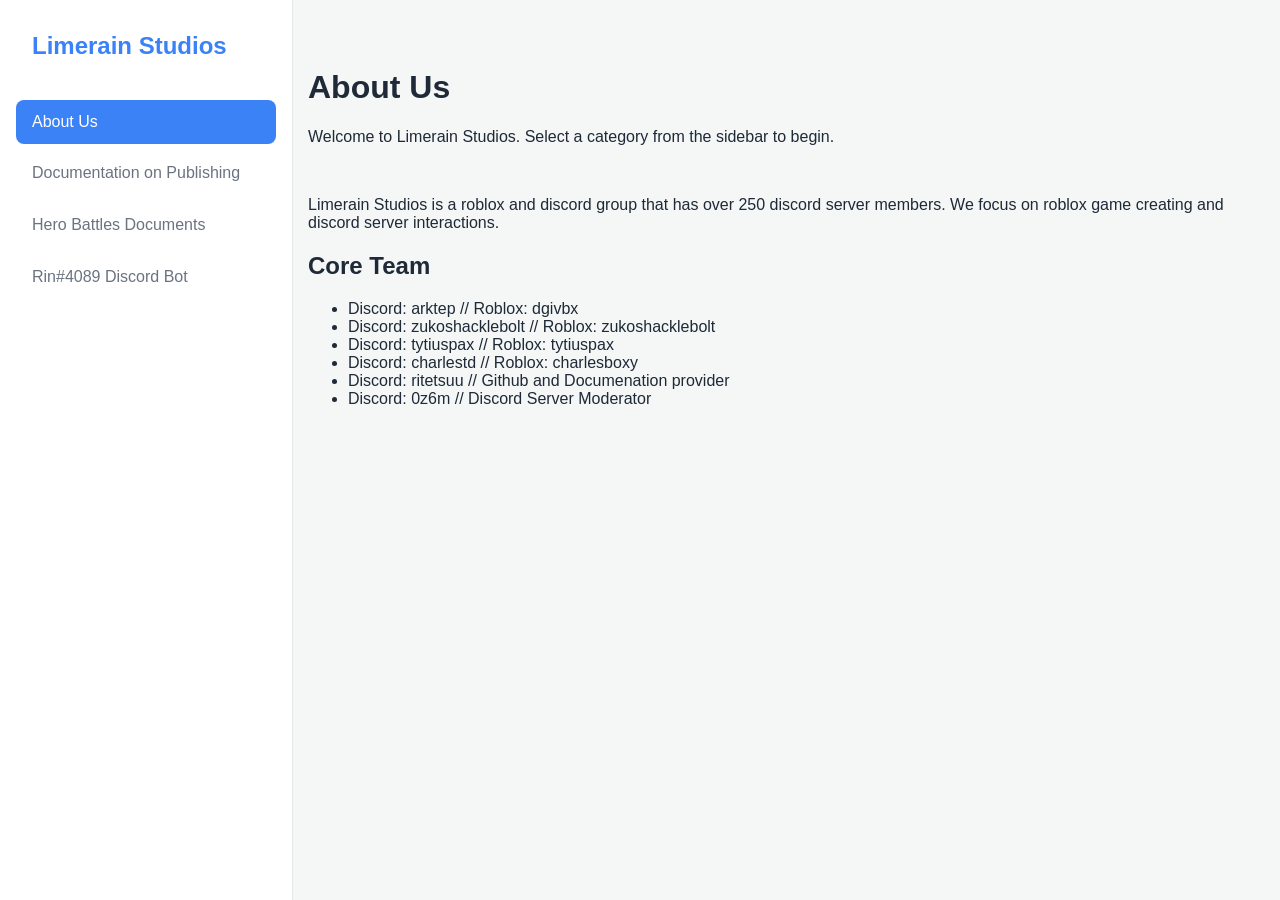
<file: index.html>
<!DOCTYPE html>
<html lang="en">
<head>
    <meta charset="UTF-8">
    <meta name="viewport" content="width=device-width, initial-scale=1.0">
    <title>Limerain Studios - Dashboard</title>
    <link rel="stylesheet" href="style.css">
</head>
<body>
    <nav class="sidebar">
        <div class="logo">Limerain Studios</div>
        <ul>
            <li><a href="index.html" class="active">About Us</a></li>
            <li><a href="docspublishing.html">Documentation on Publishing</a></li>
            <li><a href="herobattles.html">Hero Battles Documents</a></li>
            <li><a href="nagibot.html">Rin#4089 Discord Bot</a></li>
        </ul>
    </nav>

    <main class="content">
        <h1>About Us</h1>
        <p>Welcome to Limerain Studios. Select a category from the sidebar to begin.</p>
        <div style="visibility: hidden;">This is invisible but takes up space</div>
        <p>Limerain Studios is a roblox and discord group that has over 250 discord server members. We focus on roblox game creating and discord server interactions.</p>
        <h2>Core Team</h2>
        <ul>
            <li>Discord: arktep // Roblox: dgivbx</li>
            <li>Discord: zukoshacklebolt // Roblox: zukoshacklebolt</li>
            <li>Discord: tytiuspax // Roblox: tytiuspax</li>
            <li>Discord: charlestd // Roblox: charlesboxy</li>
            <li>Discord: ritetsuu // Github and Documenation provider</li>
            <li>Discord: 0z6m // Discord Server Moderator</li>
        </ul>
    </main>
</body>
</html>
</file>
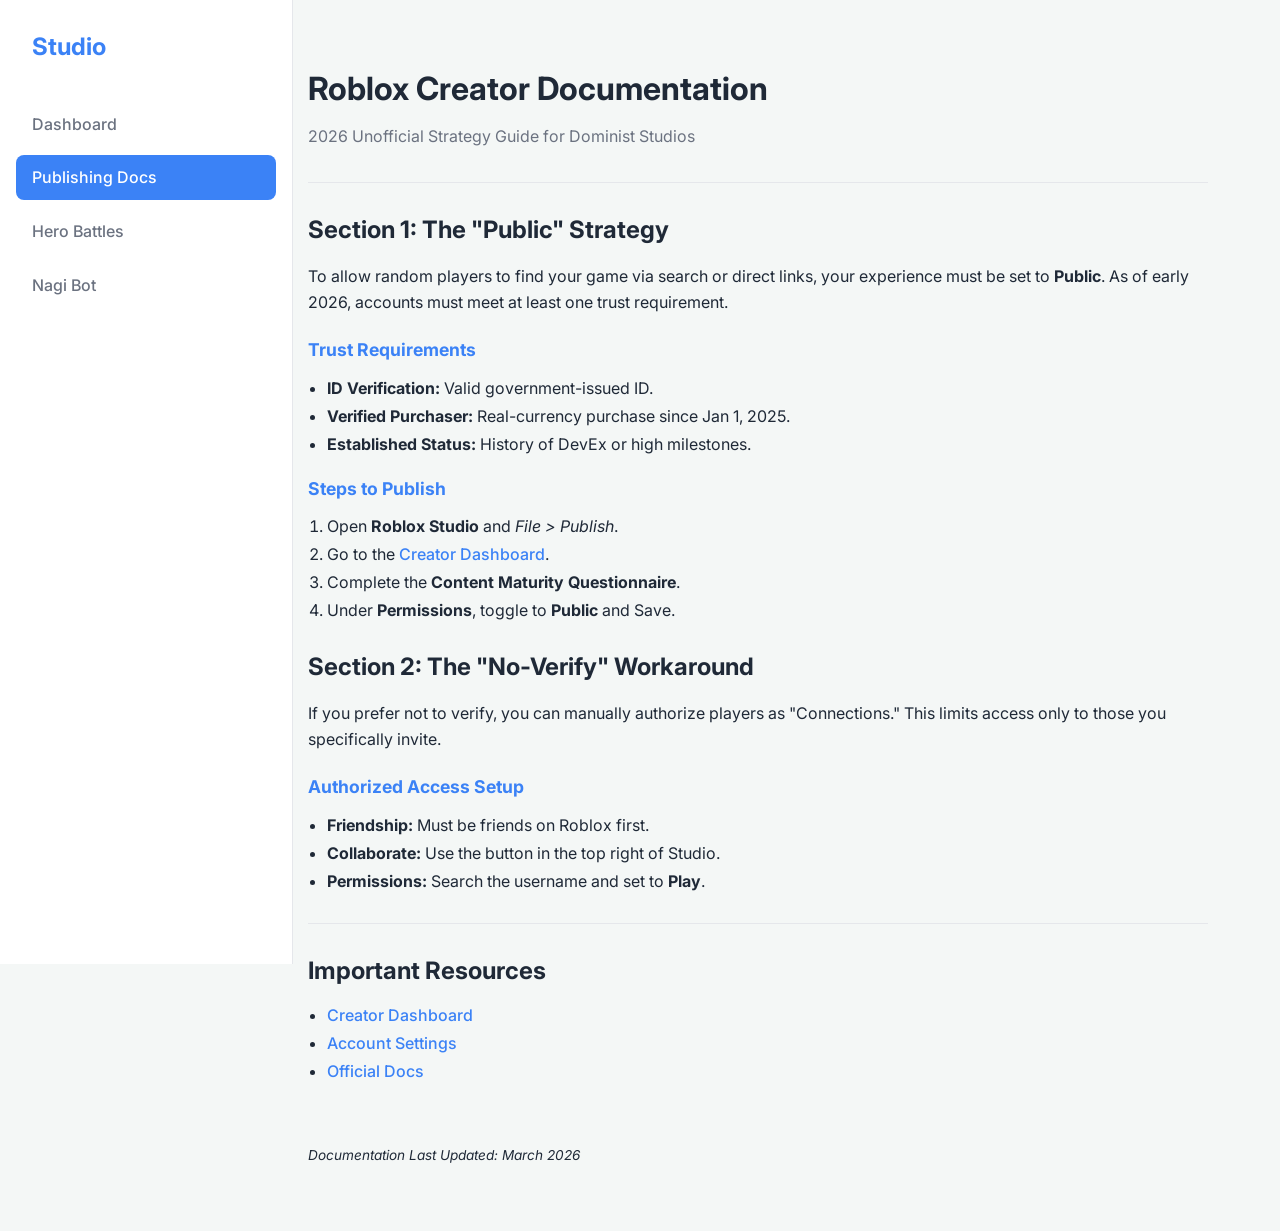
<file: docspublishing.html>
<!DOCTYPE html>
<html lang="en">
<head>
    <meta charset="UTF-8">
    <meta name="viewport" content="width=device-width, initial-scale=1.0">
    <title>Dominist Studios - Publishing</title>
    <link href="https://fonts.googleapis.com/css2?family=Inter:wght@400;500;700&display=swap" rel="stylesheet">
    <style>
        /* --- YOUR EXACT CSS --- */
        :root {
            --bg-color: #f4f7f6;
            --sidebar-color: #ffffff;
            --accent-color: #3b82f6;
            --text-main: #1f2937;
            --text-muted: #6b7280;
        }

        body {
            margin: 0;
            font-family: 'Inter', sans-serif;
            background-color: var(--bg-color);
            display: flex;
        }

        /* Sidebar Styling */
        .sidebar {
            width: 260px;
            height: 100vh;
            background: var(--sidebar-color);
            border-right: 1px solid #e5e7eb;
            position: fixed;
            padding: 2rem 1rem;
        }

        .logo {
            font-size: 1.5rem;
            font-weight: 700;
            color: var(--accent-color);
            margin-bottom: 2.5rem;
            padding-left: 1rem;
        }

        .sidebar ul {
            list-style: none;
            padding: 0;
        }

        .sidebar li {
            margin-bottom: 0.5rem;
        }

        .sidebar a {
            text-decoration: none;
            color: var(--text-muted);
            padding: 0.8rem 1rem;
            display: block;
            border-radius: 8px;
            transition: all 0.3s ease;
            font-weight: 500;
        }

        /* Hover and Active States */
        .sidebar a:hover {
            background: #f3f4f6;
            color: var(--text-main);
        }

        .sidebar a.active {
            background: var(--accent-color);
            color: white;
        }

        /* Main Content Area */
        .content {
            margin-left: 260px; /* Same as sidebar width */
            padding: 3rem;
            max-width: 900px; /* Added for better readability on wide screens */
            width: 100%;
            color: var(--text-main);
        }

        /* --- ADDITIONAL CONTENT TWEAKS (Matching your style) --- */
        h1 { font-size: 2rem; margin-bottom: 0.5rem; }
        h2 { font-size: 1.5rem; margin-top: 2rem; color: var(--text-main); }
        h3 { font-size: 1.1rem; margin-top: 1.5rem; color: var(--accent-color); }
        p { line-height: 1.6; color: var(--text-main); margin-bottom: 1rem; }
        ul, ol { padding-left: 1.2rem; color: var(--text-main); }
        li { margin-bottom: 0.5rem; }
        hr { border: 0; border-top: 1px solid #e5e7eb; margin: 2rem 0; }
        footer { margin-top: 4rem; color: var(--text-muted); font-size: 0.85rem; }
        a.resource-link { color: var(--accent-color); text-decoration: none; font-weight: 500; }
        a.resource-link:hover { text-decoration: underline; }
    </style>
</head>
<body>

    <nav class="sidebar">
        <div class="logo">Studio</div>
        <ul>
            <li><a href="index.html">Dashboard</a></li>
            <li><a href="docspublishing.html" class="active">Publishing Docs</a></li>
            <li><a href="herobattles.html">Hero Battles</a></li>
            <li><a href="nagibot.html">Nagi Bot</a></li>
        </ul>
    </nav>

    <main class="content">
        <h1>Roblox Creator Documentation</h1>
        <p style="color: var(--text-muted);">2026 Unofficial Strategy Guide for Dominist Studios</p>
        
        <hr>

        <section>
            <h2>Section 1: The "Public" Strategy</h2>
            <p>To allow random players to find your game via search or direct links, your experience must be set to <strong>Public</strong>. As of early 2026, accounts must meet at least one trust requirement.</p>
            
            <h3>Trust Requirements</h3>
            <ul>
                <li><strong>ID Verification:</strong> Valid government-issued ID.</li>
                <li><strong>Verified Purchaser:</strong> Real-currency purchase since Jan 1, 2025.</li>
                <li><strong>Established Status:</strong> History of DevEx or high milestones.</li>
            </ul>

            <h3>Steps to Publish</h3>
            <ol>
                <li>Open <strong>Roblox Studio</strong> and <em>File > Publish</em>.</li>
                <li>Go to the <a href="https://create.roblox.com/dashboard/creations" class="resource-link">Creator Dashboard</a>.</li>
                <li>Complete the <strong>Content Maturity Questionnaire</strong>.</li>
                <li>Under <strong>Permissions</strong>, toggle to <strong>Public</strong> and Save.</li>
            </ol>
        </section>

        <section>
            <h2>Section 2: The "No-Verify" Workaround</h2>
            <p>If you prefer not to verify, you can manually authorize players as "Connections." This limits access only to those you specifically invite.</p>

            <h3>Authorized Access Setup</h3>
            <ul>
                <li><strong>Friendship:</strong> Must be friends on Roblox first.</li>
                <li><strong>Collaborate:</strong> Use the button in the top right of Studio.</li>
                <li><strong>Permissions:</strong> Search the username and set to <strong>Play</strong>.</li>
            </ul>
        </section>

        <hr>

        <section>
            <h2>Important Resources</h2>
            <ul>
                <li><a href="https://create.roblox.com/dashboard/creations" class="resource-link">Creator Dashboard</a></li>
                <li><a href="https://www.roblox.com/my/account#!/personal" class="resource-link">Account Settings</a></li>
                <li><a href="https://create.roblox.com/docs/production/publishing/publishing-experiences" class="resource-link">Official Docs</a></li>
            </ul>
        </section>

        <footer>
            <p><em>Documentation Last Updated: March 2026</em></p>
        </footer>
    </main>

</body>
</html>
</file>
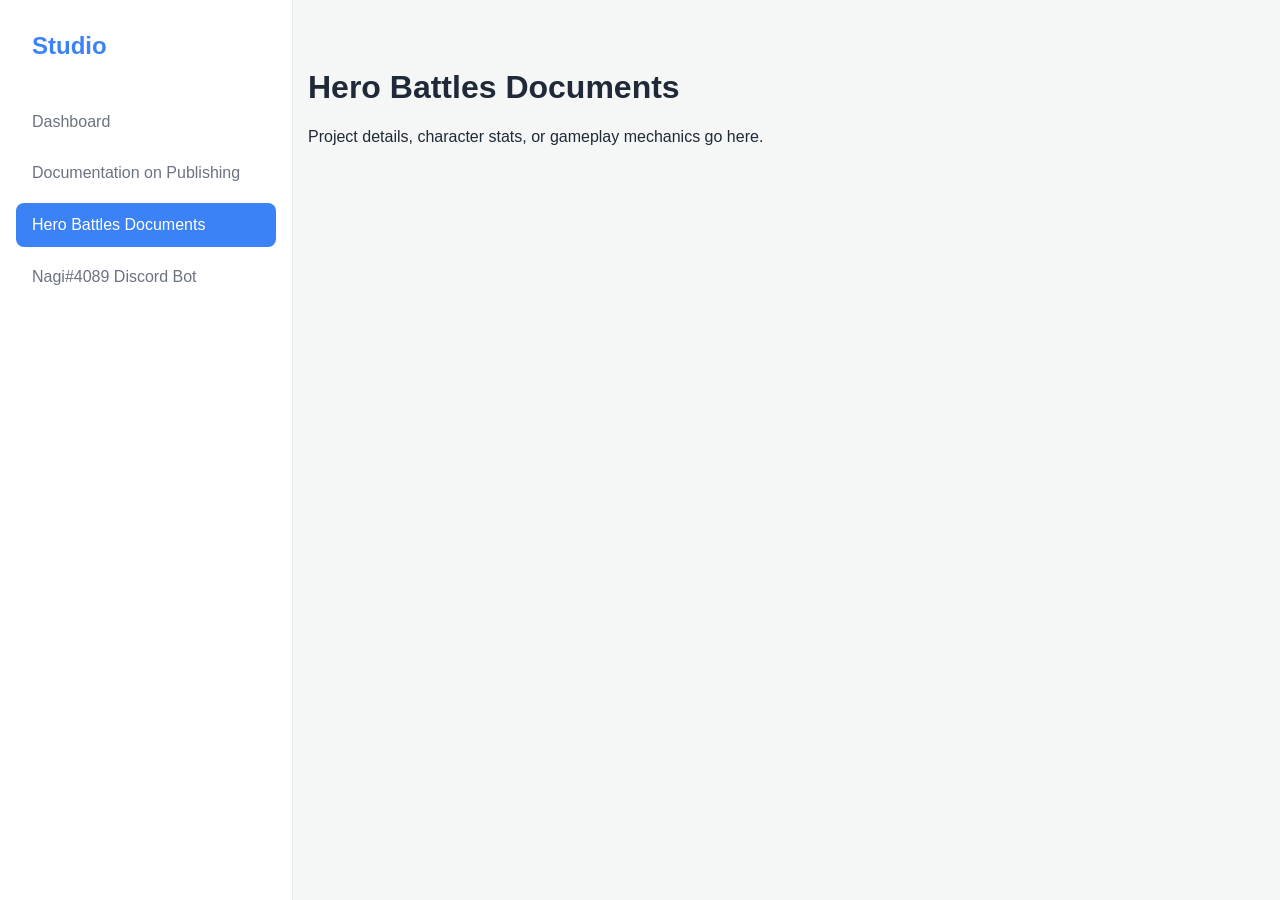
<file: herobattles.html>
<!DOCTYPE html>
<html lang="en">
<head>
    <meta charset="UTF-8">
    <meta name="viewport" content="width=device-width, initial-scale=1.0">
    <title>Dominist Studios - Hero Battles</title>
    <link rel="stylesheet" href="style.css">
</head>
<body>
    <nav class="sidebar">
        <div class="logo">Studio</div>
        <ul>
            <li><a href="index.html">Dashboard</a></li>
            <li><a href="docspublishing.html">Documentation on Publishing</a></li>
            <li><a href="herobattles.html" class="active">Hero Battles Documents</a></li>
            <li><a href="nagibot.html">Nagi#4089 Discord Bot</a></li>
        </ul>
    </nav>

    <main class="content">
        <h1>Hero Battles Documents</h1>
        <p>Project details, character stats, or gameplay mechanics go here.</p>
    </main>
</body>
</html>

</body>
</html>
</file>
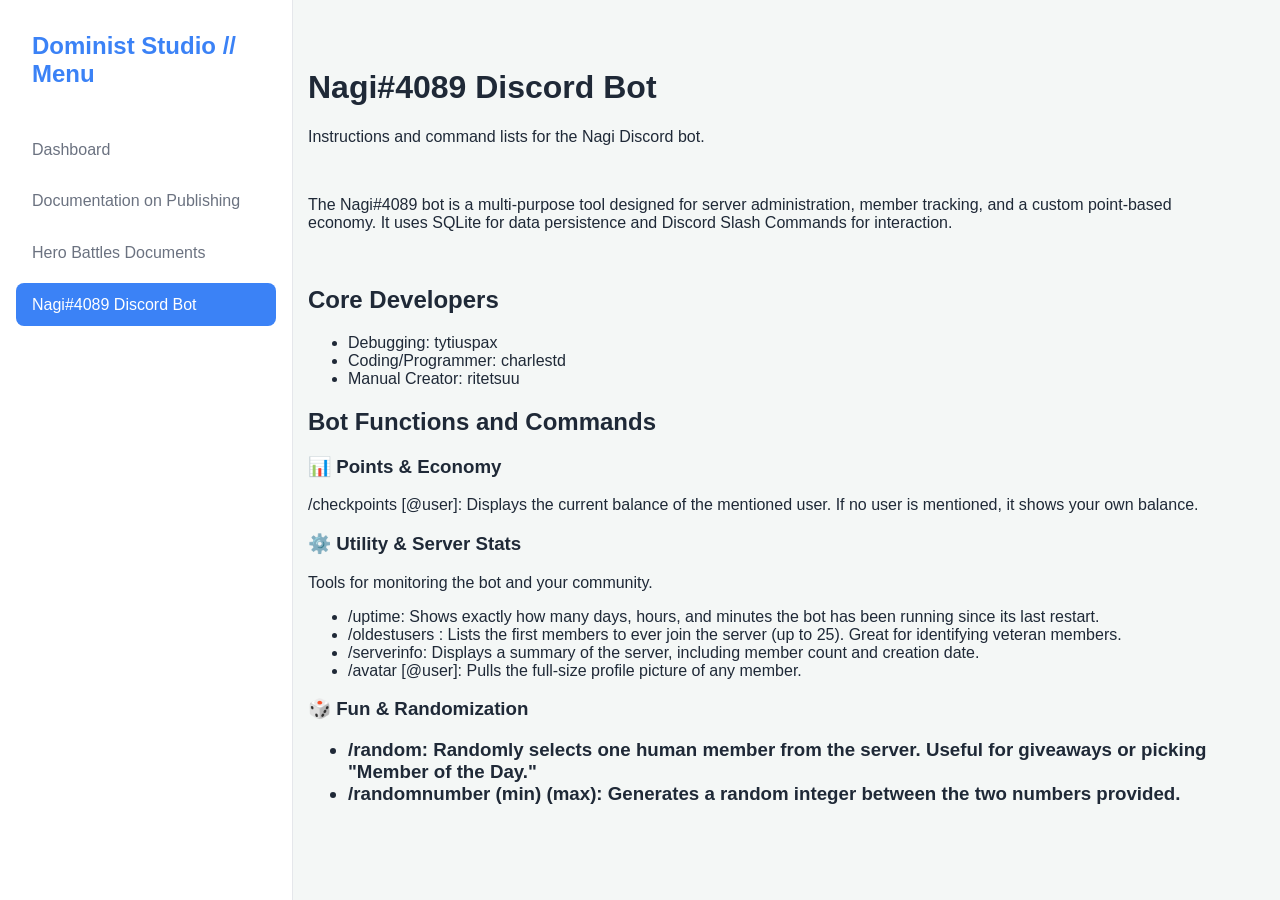
<file: nagibot.html>
<!DOCTYPE html>
<html lang="en">
<head>
    <meta charset="UTF-8">
    <meta name="viewport" content="width=device-width, initial-scale=1.0">
    <title>Dominist Studios - Nagi Bot</title>
    <link rel="stylesheet" href="style.css">
</head>
<body>
    <nav class="sidebar">
        <div class="logo">Dominist Studio // Menu</div>
        <ul>
            <li><a href="index.html">Dashboard</a></li>
            <li><a href="docspublishing.html">Documentation on Publishing</a></li>
            <li><a href="herobattles.html">Hero Battles Documents</a></li>
            <li><a href="nagibot.html" class="active">Nagi#4089 Discord Bot</a></li>
        </ul>
    </nav>

    <main class="content">
        <h1>Nagi#4089 Discord Bot</h1>
        <p>Instructions and command lists for the Nagi Discord bot.</p>
        <div style="visibility: hidden;">This is invisible but takes up space</div>
        <p>The Nagi#4089 bot is a multi-purpose tool designed for server administration, member tracking, and a custom point-based economy. It uses SQLite for data persistence and Discord Slash Commands for interaction.</p>
        <div style="visibility: hidden;">This is invisible but takes up space</div>
        <h2>Core Developers</h3>
        <ul>
            <li>Debugging: tytiuspax</li>
            <li>Coding/Programmer: charlestd</li>
            <li>Manual Creator: ritetsuu</li>
        </ul>
        <h2>Bot Functions and Commands</h2>
        <h3>📊 Points & Economy</h3>
        <p>/checkpoints [@user]: Displays the current balance of the mentioned user. If no user is mentioned, it shows your own balance.</p>

        <h3>⚙️ Utility & Server Stats</h3>
        <p>Tools for monitoring the bot and your community.</p>
        <ul>
            <li>/uptime: Shows exactly how many days, hours, and minutes the bot has been running since its last restart.</li>
            <li>/oldestusers <number>: Lists the first members to ever join the server (up to 25). Great for identifying veteran members.</li>
            <li>/serverinfo: Displays a summary of the server, including member count and creation date.</li>
            <li>/avatar [@user]: Pulls the full-size profile picture of any member.</li>
        </ul>

        <h3>🎲 Fun & Randomization
            <ul>
                <li>/random: Randomly selects one human member from the server. Useful for giveaways or picking "Member of the Day."</li>
                <li>/randomnumber (min) (max): Generates a random integer between the two numbers provided.</li>
            </ul>

    </main>
</body>
</html>
</file>
<file: style.css>
:root {
    --bg-color: #f4f7f6;
    --sidebar-color: #ffffff;
    --accent-color: #3b82f6;
    --text-main: #1f2937;
    --text-muted: #6b7280;
}

body {
    margin: 0;
    font-family: 'Inter', sans-serif;
    background-color: var(--bg-color);
    display: flex;
}

/* Sidebar Styling */
.sidebar {
    width: 260px;
    height: 100vh;
    background: var(--sidebar-color);
    border-right: 1px solid #e5e7eb;
    position: fixed;
    padding: 2rem 1rem;
}

.logo {
    font-size: 1.5rem;
    font-weight: 700;
    color: var(--accent-color);
    margin-bottom: 2.5rem;
    padding-left: 1rem;
}

.sidebar ul {
    list-style: none;
    padding: 0;
}

.sidebar li {
    margin-bottom: 0.5rem;
}

.sidebar a {
    text-decoration: none;
    color: var(--text-muted);
    padding: 0.8rem 1rem;
    display: block;
    border-radius: 8px;
    transition: all 0.3s ease;
    font-weight: 500;
}

/* Hover and Active States */
.sidebar a:hover {
    background: #f3f4f6;
    color: var(--text-main);
}

.sidebar a.active {
    background: var(--accent-color);
    color: white;
}

/* Main Content Area */
.content {
    margin-left: 260px; /* Same as sidebar width */
    padding: 3rem;
    width: 100%;
    color: var(--text-main);
}
</file>
